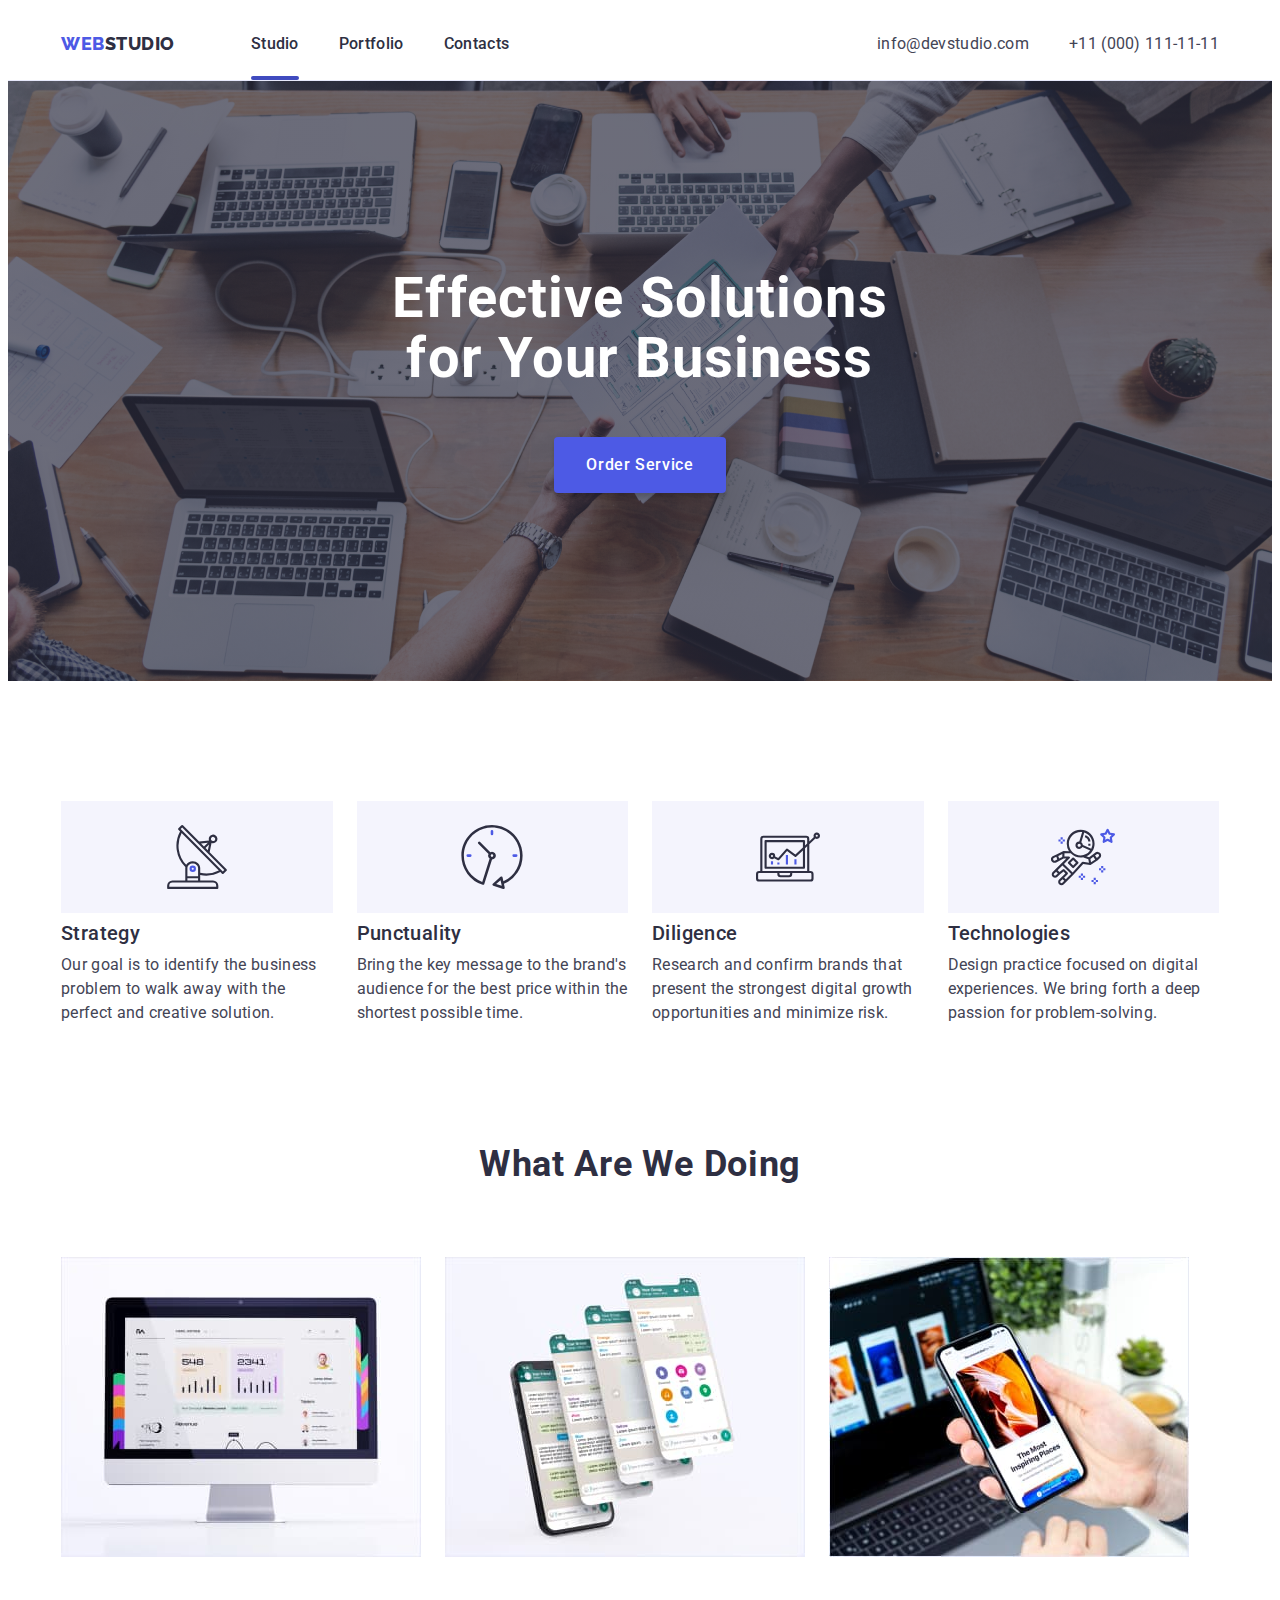
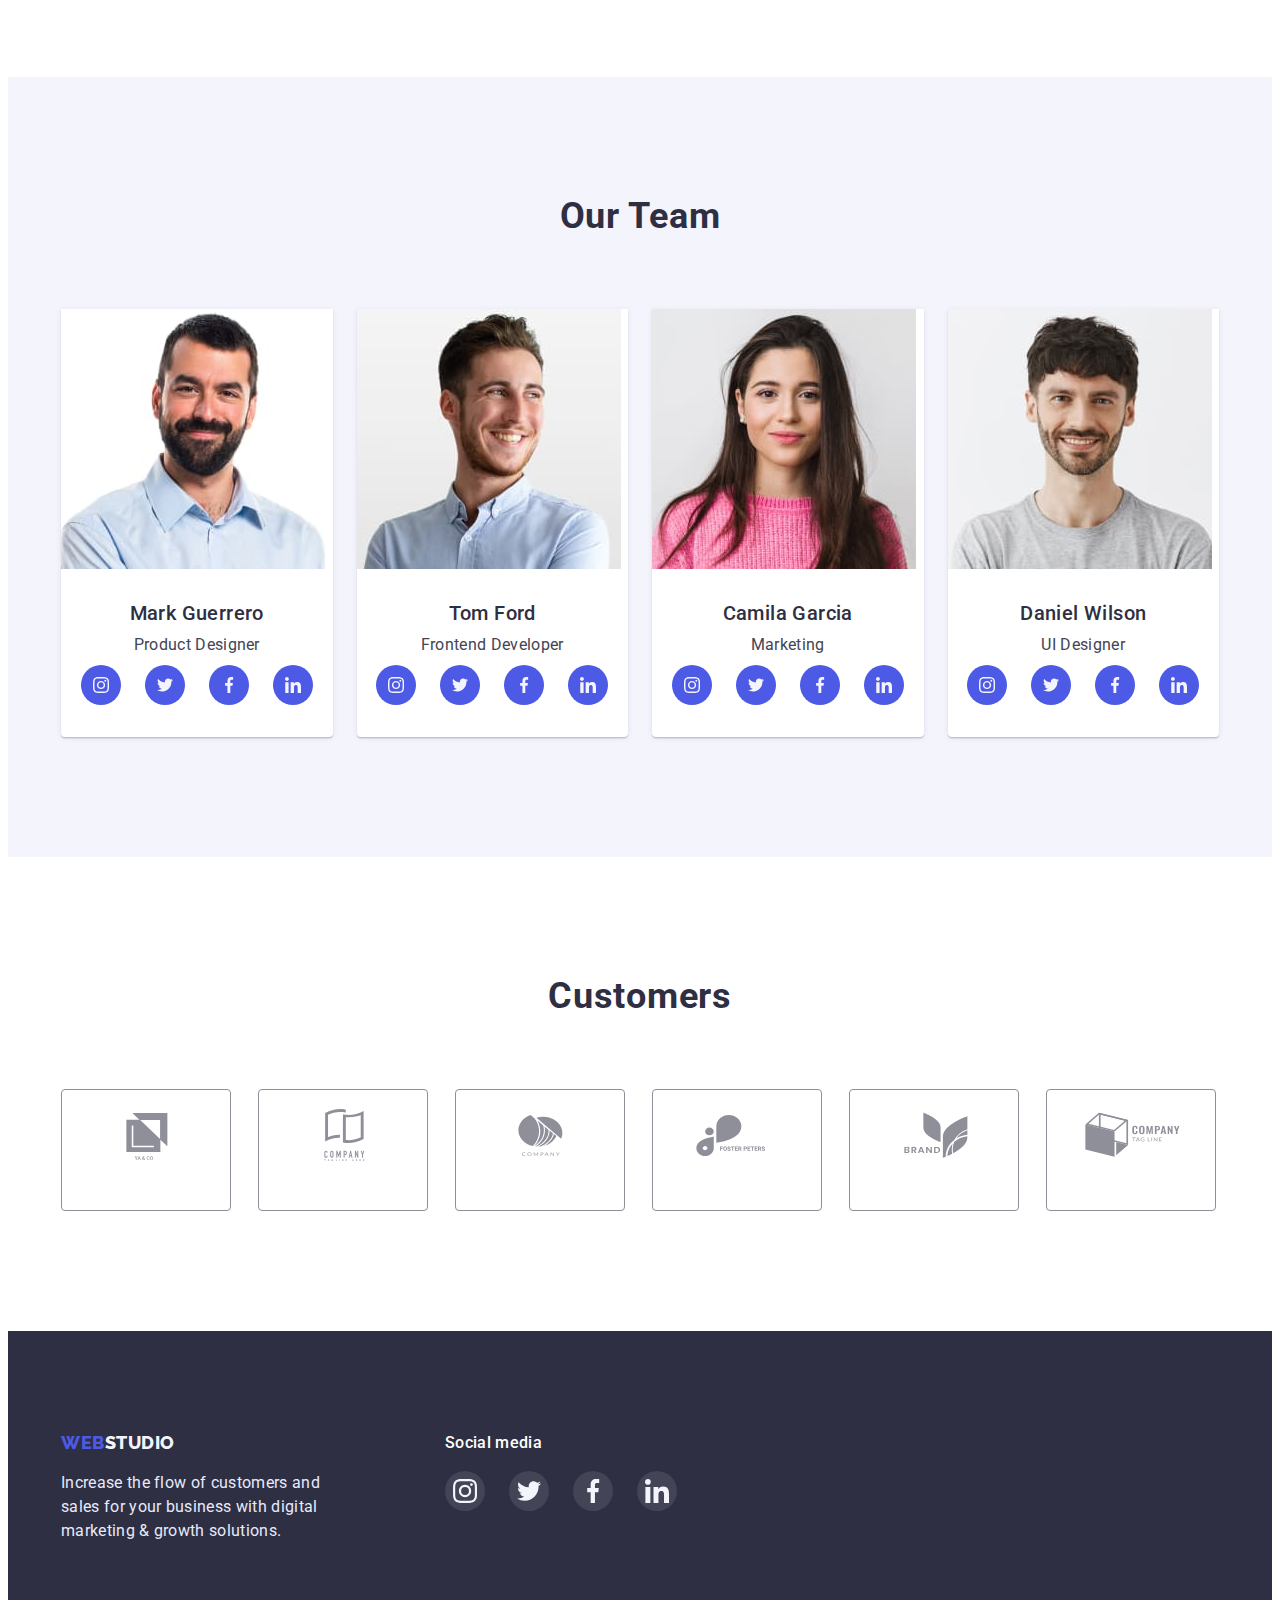
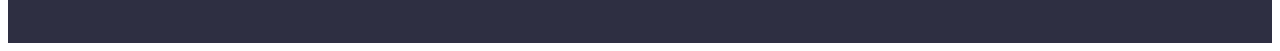
<file: index.html>
<!DOCTYPE html>
<html lang="en">
  <head>
    <meta charset="UTF-8" />
    <meta http-equiv="X-UA-Compatible" content="IE=edge" />
    <meta name="viewport" content="width=device-width, initial-scale=1.0" />
    <title>WebStudio</title>
    <link rel="preconnect" href="https://fonts.googleapis.com">
    <link rel="preconnect" href="https://fonts.gstatic.com" crossorigin>
    <link href="https://fonts.googleapis.com/css2?family=Raleway:wght@800&family=Roboto:wght@400;500;700;900&display=swap" rel="stylesheet">
    <link rel="stylesheet" href="https://cdnjs.cloudflare.com/ajax/libs/modern-normalize/1.1.0/modern-normalize.min.css" integrity="sha512-wpPYUAdjBVSE4KJnH1VR1HeZfpl1ub8YT/NKx4PuQ5NmX2tKuGu6U/JRp5y+Y8XG2tV+wKQpNHVUX03MfMFn9Q==" crossorigin="anonymous" referrerpolicy="no-referrer" />
    <link rel="stylesheet" href="./css/styles.css">
  </head>
  <body>
    <header class="header">
      <div class="container container-header">
        <nav class="nav-logo">
          <a href="./index.html" class="logo navigation-link">Web<span class="logo-color-header">Studio</span></a>
          <ul class="list nav-menu">
            <li class="nav-item"><a href="./index.html" class="navigation navigation-link">Studio</a></li>
            <li><a href="./portfolio.html" class="navigation navigation-link">Portfolio</a></li>
            <li><a href="" class="navigation navigation-link">Contacts</a></li>
          </ul>
        </nav>
        <address class="contacts">
          <ul class="list nav-contacts">
            <li><a href="mailto:info@devstudio.com" class="mail-tel link">info@devstudio.com</a></li>
            <li><a href="tel:+110001111111" class="mail-tel link">+11 (000) 111-11-11</a></li>
          </ul>
        </address>
      </div>
    </header>
    <main>
      <section class="hero">
        <div class="container hero-container">
          <h1 class="hero-header">Effective Solutions for Your Business</h1>
          <button type="button" class="order-button" data-modal-open>Order Service</button>
        </div>
      </section>
      <section class="advantages section">
        <div class="container container-advantages">
          <h2 hidden>Our Advantages</h2>
          <ul class="list flex-list">
            <li class="advantages-item">
              <div class="advantages-icon">
                <svg><use href="./images/sprite.svg#icon-antenna"></use></svg>
              </div>
              <h3 class="advantages-title">Strategy</h3>
              <p class="text-style">
                Our goal is to identify the business problem to walk away with the
                perfect and creative solution.
              </p>
            </li>
            <li class="advantages-item">
              <div class="advantages-icon">
                <svg><use href="./images/sprite.svg#icon-clock"></use></svg>
              </div>
              <h3 class="advantages-title">Punctuality</h3>
              <p class="text-style">
                Bring the key message to the brand's audience for the best price
                within the shortest possible time.
              </p>
            </li>
            <li class="advantages-item">
              <div class="advantages-icon">
                <svg><use href="./images/sprite.svg#icon-diagram"></use></svg>
              </div>
              <h3 class="advantages-title">Diligence</h3>
              <p class="text-style">
                Research and confirm brands that present the strongest digital
                growth opportunities and minimize risk.
              </p>
            </li>
            <li class="advantages-item">
              <div class="advantages-icon">
                <svg><use href="./images/sprite.svg#icon-astronaut"></use></svg>
              </div>
              <h3 class="advantages-title">Technologies</h3>
              <p class="text-style">
                Design practice focused on digital experiences. We bring forth a
                deep passion for problem-solving.
              </p>
            </li>
          </ul>
        </div>
      </section>
      <section class="products section">
        <div class="container container-products">
          <h2 class="products-title">What are we doing</h2>
          <ul class="list flex-list">
            <li class="product-img">
              <img
                src="./images/box1pc.jpg"
                width="360"
                height="300"
                alt="PC with opened web-site"
              />
            </li>
            <li class="product-img">
              <img
                src="./images/box1app.jpg"
                width="360"
                height="300"
                alt="Opened pages of chat"
              />
            </li>
            <li class="product-img">
              <img
                src="./images/box1phone.jpg"
                width="360"
                height="300"
                alt="Phone with opened app"
              />
            </li>
          </ul>
        </div>
      </section>
      <section class="team section">
        <div class="container container-team">
          <h2 class="team-title">Our Team</h2>
          <ul class="list flex-list">
            <li class="team-member">
              <img
                src="./images/marc.jpg"
                width="264"
                height="260"
                alt="Mark Guerrero's Photo"
              />
              <h3 class="team-name">Mark Guerrero</h3>
              <p class="text-style">Product Designer</p>
              <ul class="list team-soc-list">
                <li class="team-soc-item">
                  <a href="" class="team-soc-link">
                    <svg class="team-soc-icon">
                      <use href="./images/sprite.svg#icon-instagram"></use>
                    </svg>
                  </a>
                </li>
                <li class="team-soc-item">
                  <a href="" class="team-soc-link">
                    <svg class="team-soc-icon">
                      <use href="./images/sprite.svg#icon-twitter"></use>
                    </svg>
                  </a>
                </li>
                <li class="team-soc-item">
                  <a href="" class="team-soc-link">
                    <svg class="team-soc-icon">
                      <use href="./images/sprite.svg#icon-facebook"></use>
                    </svg>
                  </a>
                </li>
                <li class="team-soc-item">
                  <a href="" class="team-soc-link">
                    <svg class="team-soc-icon">
                      <use href="./images/sprite.svg#icon-linkedin"></use>
                    </svg>
                  </a>
                </li>
              </ul>
            </li>
            <li class="team-member">
              <img
                src="./images/tom.jpg"
                width="264"
                height="260"
                alt="Tom Ford's Photo"
              />
              <h3 class="team-name">Tom Ford</h3>
              <p class="text-style">Frontend Developer</p>
              <ul class="list team-soc-list">
                <li class="team-soc-item">
                  <a href="" class="team-soc-link">
                    <svg class="team-soc-icon">
                      <use href="./images/sprite.svg#icon-instagram"></use>
                    </svg>
                  </a>
                </li>
                <li class="team-soc-item">
                  <a href="" class="team-soc-link">
                    <svg class="team-soc-icon">
                      <use href="./images/sprite.svg#icon-twitter"></use>
                    </svg>
                  </a>
                </li>
                <li class="team-soc-item">
                  <a href="" class="team-soc-link">
                    <svg class="team-soc-icon">
                      <use href="./images/sprite.svg#icon-facebook"></use>
                    </svg>
                  </a>
                </li>
                <li class="team-soc-item">
                  <a href="" class="team-soc-link">
                    <svg class="team-soc-icon">
                      <use href="./images/sprite.svg#icon-linkedin"></use>
                    </svg>
                  </a>
                </li>
              </ul>
            </li>
            <li class="team-member">
              <img
                src="./images/camila.jpg"
                width="264"
                height="260"
                alt="Camila Garcia's Photo"
              />
              <h3 class="team-name">Camila Garcia</h3>
              <p class="text-style">Marketing</p>
              <ul class="list team-soc-list">
                <li class="team-soc-item">
                  <a href="" class="team-soc-link">
                    <svg class="team-soc-icon">
                      <use href="./images/sprite.svg#icon-instagram"></use>
                    </svg>
                  </a>
                </li>
                <li class="team-soc-item">
                  <a href="" class="team-soc-link">
                    <svg class="team-soc-icon">
                      <use href="./images/sprite.svg#icon-twitter"></use>
                    </svg>
                  </a>
                </li>
                <li class="team-soc-item">
                  <a href="" class="team-soc-link">
                    <svg class="team-soc-icon">
                      <use href="./images/sprite.svg#icon-facebook"></use>
                    </svg>
                  </a>
                </li>
                <li class="team-soc-item">
                  <a href="" class="team-soc-link">
                    <svg class="team-soc-icon">
                      <use href="./images/sprite.svg#icon-linkedin"></use>
                    </svg>
                  </a>
                </li>
              </ul>
            </li>
            <li class="team-member">
              <img
                src="./images/daniel.jpg"
                width="264"
                height="260"
                alt="Daniel Wilson's Photo"
              />
              <h3 class="team-name">Daniel Wilson</h3>
              <p class="text-style">UI Designer</p>
              <ul class="list team-soc-list">
                <li class="team-soc-item">
                  <a href="" class="team-soc-link">
                    <svg class="team-soc-icon">
                      <use href="./images/sprite.svg#icon-instagram"></use>
                    </svg>
                  </a>
                </li>
                <li class="team-soc-item">
                  <a href="" class="team-soc-link">
                    <svg class="team-soc-icon">
                      <use href="./images/sprite.svg#icon-twitter"></use>
                    </svg>
                  </a>
                </li>
                <li class="team-soc-item">
                  <a href="" class="team-soc-link">
                    <svg class="team-soc-icon">
                      <use href="./images/sprite.svg#icon-facebook"></use>
                    </svg>
                  </a>
                </li>
                <li class="team-soc-item">
                  <a href="" class="team-soc-link">
                    <svg class="team-soc-icon">
                      <use href="./images/sprite.svg#icon-linkedin"></use>
                    </svg>
                  </a>
                </li>
              </ul>
            </li>
          </ul>
        </div>
      </section>
      <section class="clients-section section">
        <div class="container clients-container">
          <h2 class="clients-title">Customers</h2>
          <ul class="list flex-list">
            <li class="clients-item">
                <a href="" class="clients-link"><svg class="clients-icon"><use href="./images/sprite.svg#icon-yaco"></use></svg></a>
            </li>
            <li class="clients-item">
                <a href="" class="clients-link"><svg class="clients-icon"><use href="./images/sprite.svg#icon-tagcomp"></use></svg></a>
            </li>
            <li class="clients-item">
                <a href="" class="clients-link"><svg class="clients-icon"><use href="./images/sprite.svg#icon-circlecomp"></use></svg></a>
            </li>
            <li class="clients-item">
                <a href="" class="clients-link"><svg class="clients-icon"><use href="./images/sprite.svg#icon-foster"></use></svg></a>
            </li>
            <li class="clients-item">
                <a href="" class="clients-link"><svg class="clients-icon"><use href="./images/sprite.svg#icon-brandcomp"></use></svg></a>
            </li>
            <li class="clients-item">
                <a href="" class="clients-link"><svg class="clients-icon"><use href="./images/sprite.svg#icon-cubecomp"></use></svg></a>
            </li>
          </ul>
        </div>
      </section>
    </main>
    <footer class="footer">
      <div class="container container-footer">
        <div>
          <a href="./index.html" class="logo navigation-link">Web<span class="logo-color-footer">Studio</span></a>
          <p class="footer-text">
            Increase the flow of customers and sales for your business with digital
            marketing & growth solutions.
          </p>
        </div>
        <div class="footer-soc">
          <h3 class="footer-soc-head">Social media</h3>
          <ul class="list flex-list">
            <li class="footer-soc-item">
              <a href="" class="footer-soc-link">
                <svg class="footer-soc-icon">
                  <use href="./images/sprite.svg#icon-instagram"></use>
                </svg>
              </a>
            </li>
            <li class="footer-soc-item">
              <a href="" class="footer-soc-link">
                <svg class="footer-soc-icon">
                  <use href="./images/sprite.svg#icon-twitter"></use>
                </svg>
              </a>
            </li>
            <li class="footer-soc-item">
              <a href="" class="footer-soc-link">
                <svg class="footer-soc-icon">
                  <use href="./images/sprite.svg#icon-facebook"></use>
                </svg>
              </a>
            </li>
            <li class="footer-soc-item">
              <a href="" class="footer-soc-link">
                <svg class="footer-soc-icon">
                  <use href="./images/sprite.svg#icon-linkedin"></use>
                </svg>
              </a>
            </li>
          </ul>
        </div>
      </div>
    </footer>
    <div class="backdrop is-hidden" data-modal>
      <div class="modal"><button type="button" class="modal-close" data-modal-close><svg class="close-icon"><use href="./images/sprite.svg#icon-close"></use></svg></button></div>
    </div>
    <script src="./js/modal.js"></script>
  </body>
</html>
</file>
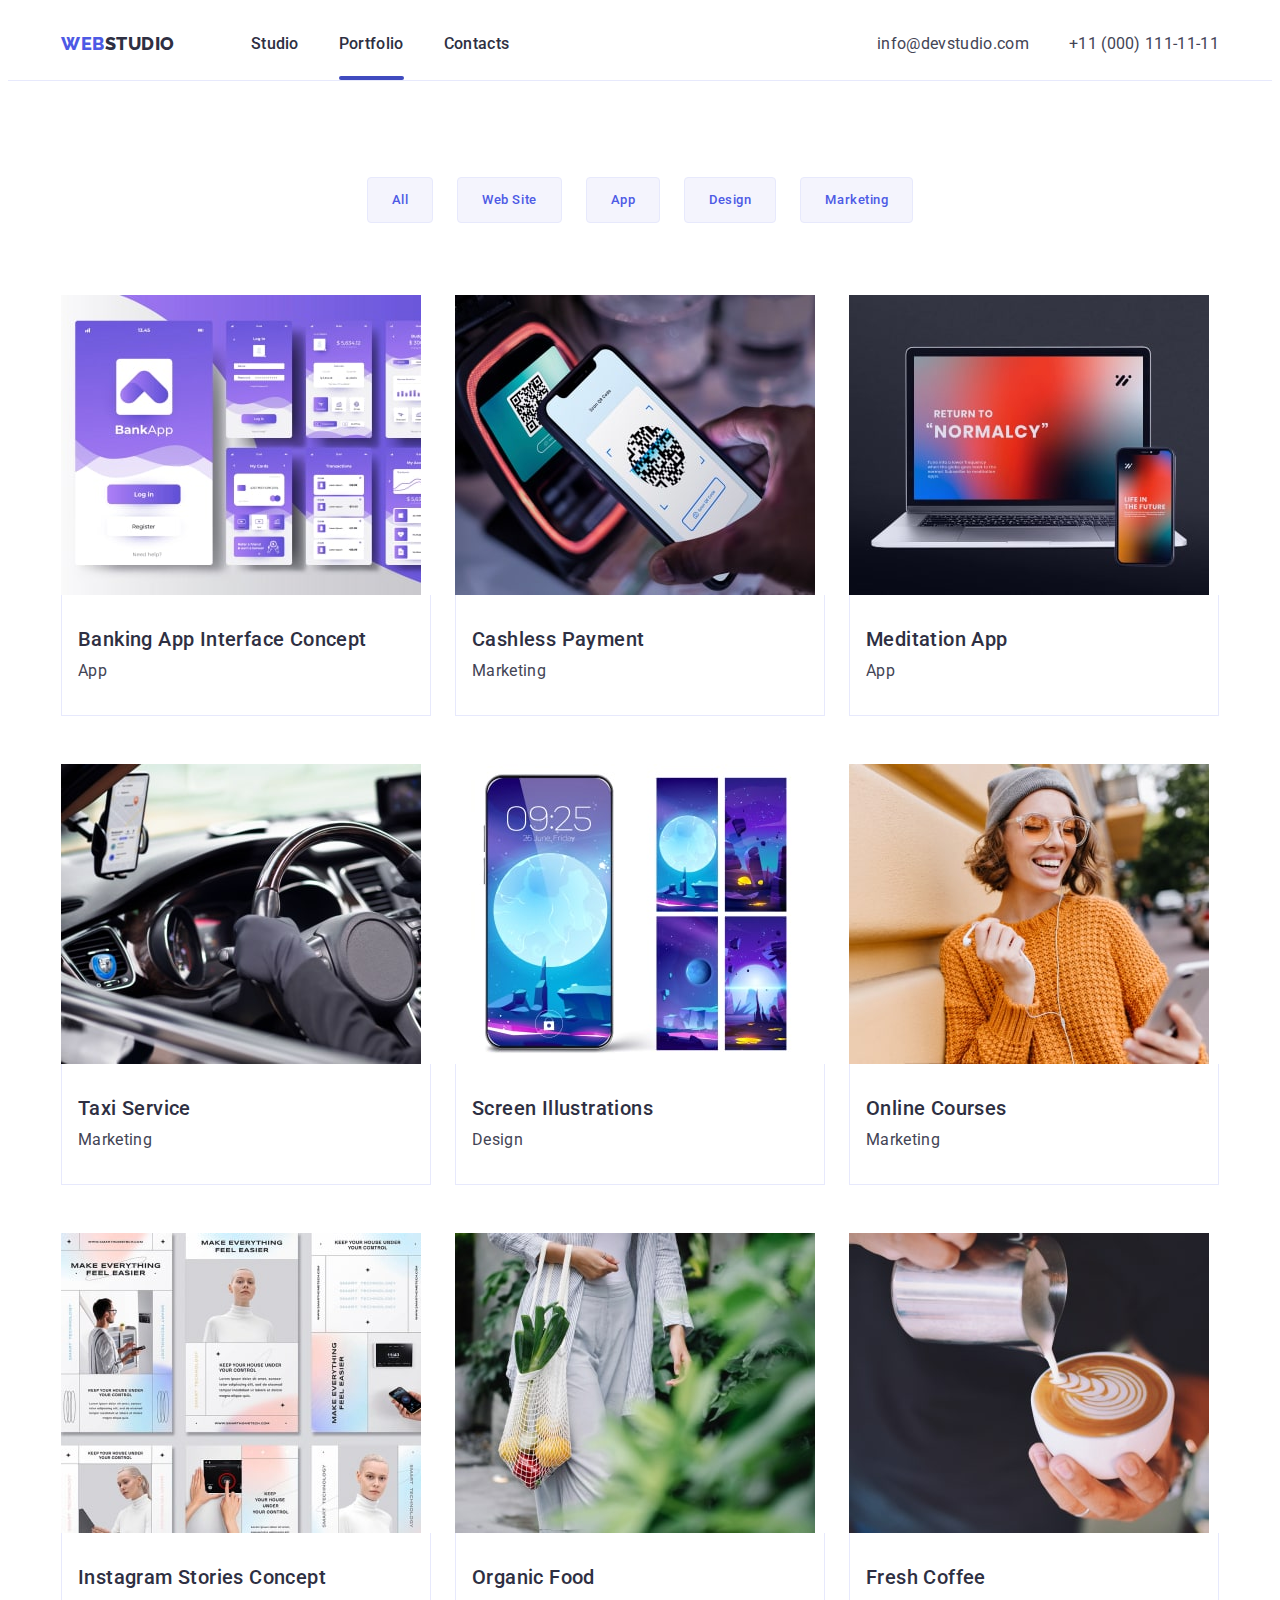
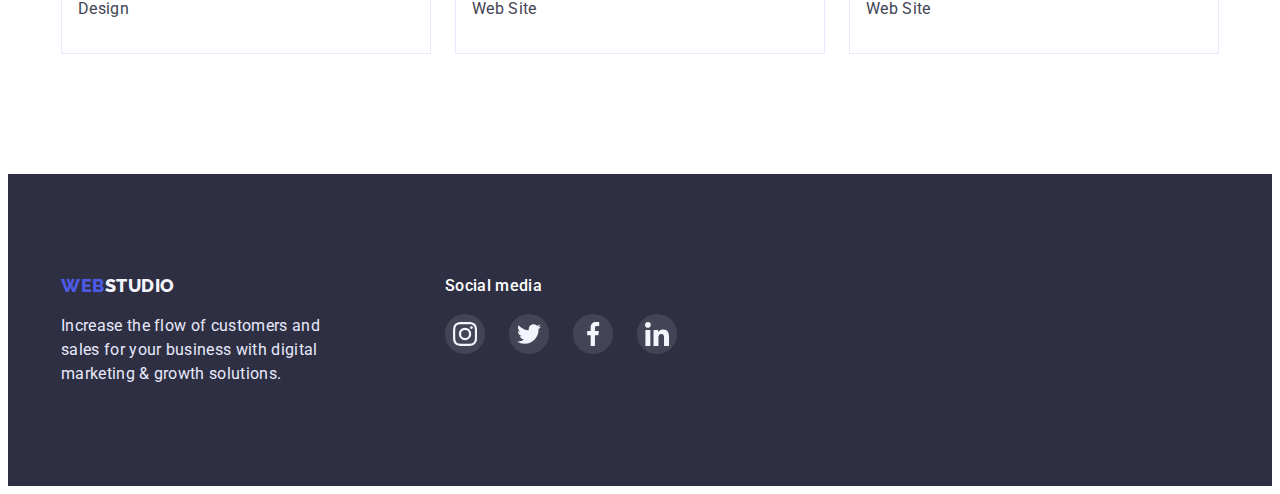
<file: portfolio.html>
<!DOCTYPE html>
<html lang="en">
  <head>
    <meta charset="UTF-8" />
    <meta http-equiv="X-UA-Compatible" content="IE=edge" />
    <meta name="viewport" content="width=device-width, initial-scale=1.0" />
    <title>WebStudio</title>
    <link rel="preconnect" href="https://fonts.googleapis.com">
    <link rel="preconnect" href="https://fonts.gstatic.com" crossorigin>
    <link href="https://fonts.googleapis.com/css2?family=Raleway:wght@800&family=Roboto:wght@400;500;700;900&display=swap" rel="stylesheet">
    <link rel="stylesheet" href="https://cdnjs.cloudflare.com/ajax/libs/modern-normalize/1.1.0/modern-normalize.min.css" integrity="sha512-wpPYUAdjBVSE4KJnH1VR1HeZfpl1ub8YT/NKx4PuQ5NmX2tKuGu6U/JRp5y+Y8XG2tV+wKQpNHVUX03MfMFn9Q==" crossorigin="anonymous" referrerpolicy="no-referrer" />
    <link rel="stylesheet" href="./css/styles.css">
  </head>
  <body>
    <header class="header">
      <div class="container container-header">
        <nav class="nav-logo">
          <a href="./index.html" class="logo navigation-link">Web<span class="logo-color-header">Studio</span></a>
          <ul class="list nav-menu">
            <li><a href="./index.html" class="navigation navigation-link">Studio</a></li>
            <li class="nav-item"><a href="./portfolio.html" class="navigation navigation-link">Portfolio</a></li>
            <li><a href="" class="navigation navigation-link">Contacts</a></li>
          </ul>
        </nav>
        <address class="contacts">
          <ul class="list nav-contacts">
            <li><a href="mailto:info@devstudio.com" class="mail-tel link">info@devstudio.com</a></li>
            <li><a href="tel:+110001111111" class="mail-tel link">+11 (000) 111-11-11</a></li>
          </ul>
        </address>
      </div>
    </header>
    <main>
        <section class="portfolio-section">
          <div class="container">
            <h1 hidden>Our Products</h1>
            <ul class="list container-buttons">
              <li><button type="button" class="portfolio-buttons">All</button></li>
              <li><button type="button" class="portfolio-buttons">Web Site</button></li>
              <li><button type="button" class="portfolio-buttons">App</button></li>
              <li><button type="button" class="portfolio-buttons">Design</button></li>
              <li><button type="button" class="portfolio-buttons">Marketing</button></li>
            </ul>
            <ul class="list container-portfolio">
                <li class="portfolio-item">
                  <a href="" class="link">
                    <div class="portfolio-top-wrap"><img src="./images/portfolio/bankapp.jpg" alt="Illustration of banking app" width="360" height="300">
                    <p class="portfolio-description link text-style">14 Stylish and User-Friendly App Design Concepts · Task Manager App · Calorie Tracker App · Exotic Fruit Ecommerce App · Cloud Storage App</p>
                    </div>
                  <div class="product-description">
                    <h2 class="portfolio-title">Banking App Interface Concept</h2>
                    <p class="portfolio-title-description">App</p></div>
                  </a>
                </li>
                <li class="portfolio-item">
                  <a href="" class="link">
                    <div class="portfolio-top-wrap"><img src="./images/portfolio/cashless.jpg" alt="Payment with phone" width="360" height="300">
                    <p class="portfolio-description link text-style">14 Stylish and User-Friendly App Design Concepts · Task Manager App · Calorie Tracker App · Exotic Fruit Ecommerce App · Cloud Storage App</p>
                    </div>
                  <div class="product-description">
                    <h2 class="portfolio-title">Cashless Payment</h2>
                    <p class="portfolio-title-description">Marketing</p></div>
                  </a>                  
                </li>
                <li class="portfolio-item">
                  <a href="" class="link">
                    <div class="portfolio-top-wrap"><img src="./images/portfolio/meditationapp.jpg" width="360" height="300" alt="Illustration of meditation app">
                    <p class="portfolio-description link text-style">14 Stylish and User-Friendly App Design Concepts · Task Manager App · Calorie Tracker App · Exotic Fruit Ecommerce App · Cloud Storage App</p>
                    </div>
                  <div class="product-description">
                    <h2 class="portfolio-title">Meditation App</h2>
                    <p class="portfolio-title-description">App</p></div>
                  </a>
                </li>
                <li class="portfolio-item">
                  <a href="" class="link">
                    <div class="portfolio-top-wrap"><img src="./images/portfolio/taxi.jpg" width="360" height="300" alt="Man is driving a car">
                    <p class="portfolio-description link text-style">14 Stylish and User-Friendly App Design Concepts · Task Manager App · Calorie Tracker App · Exotic Fruit Ecommerce App · Cloud Storage App</p>
                    </div>
                  <div class="product-description">
                    <h2 class="portfolio-title">Taxi Service</h2>
                    <p class="portfolio-title-description">Marketing</p></div>
                  </a>
                </li>
                <li class="portfolio-item">
                  <a href="" class="link">
                    <div class="portfolio-top-wrap"><img src="./images/portfolio/illustrations.jpg" width="360" height="300" alt="Opened screen illustrations app">
                    <p class="portfolio-description link text-style">14 Stylish and User-Friendly App Design Concepts · Task Manager App · Calorie Tracker App · Exotic Fruit Ecommerce App · Cloud Storage App</p>
                    </div>
                  <div class="product-description">
                    <h2 class="portfolio-title">Screen Illustrations</h2>
                    <p class="portfolio-title-description">Design</p></div>
                  </a>
                </li>
                <li class="portfolio-item">
                  <a href="" class="link">
                    <div class="portfolio-top-wrap"><img src="./images/portfolio/courses.jpg" width="360" height="300" alt="Woman is listening to music">
                    <p class="portfolio-description link text-style">14 Stylish and User-Friendly App Design Concepts · Task Manager App · Calorie Tracker App · Exotic Fruit Ecommerce App · Cloud Storage App</p>
                    </div>
                  <div class="product-description">
                    <h2 class="portfolio-title">Online Courses</h2>
                    <p class="portfolio-title-description">Marketing</p></div>
                  </a>                  
                </li>
                <li class="portfolio-item">
                  <a href="" class="link">
                    <div class="portfolio-top-wrap"><img src="./images/portfolio/instagramconcept.jpg" width="360" height="300" alt="Design concept">
                    <p class="portfolio-description link text-style">14 Stylish and User-Friendly App Design Concepts · Task Manager App · Calorie Tracker App · Exotic Fruit Ecommerce App · Cloud Storage App</p>
                    </div>
                  <div class="product-description">
                    <h2 class="portfolio-title">Instagram Stories Concept</h2>
                    <p class="portfolio-title-description">Design</p></div>
                  </a>
                </li>
                <li class="portfolio-item">
                  <a href="" class="link">
                    <div class="portfolio-top-wrap"><img src="./images/portfolio/organic.jpg" width="360" height="300" alt="Woman is carrying products">
                    <p class="portfolio-description link text-style">14 Stylish and User-Friendly App Design Concepts · Task Manager App · Calorie Tracker App · Exotic Fruit Ecommerce App · Cloud Storage App</p>
                    </div>
                  <div class="product-description">
                    <h2 class="portfolio-title">Organic Food</h2>
                    <p class="portfolio-title-description">Web Site</p></div>
                  </a>
                </li>
                <li class="portfolio-item">
                  <a href="" class="link">
                    <div class="portfolio-top-wrap"><img src="./images/portfolio/coffee.jpg" width="360" height="300" alt="Man is making a coffee">
                    <p class="portfolio-description link text-style">14 Stylish and User-Friendly App Design Concepts · Task Manager App · Calorie Tracker App · Exotic Fruit Ecommerce App · Cloud Storage App</p>
                    </div>
                  <div class="product-description">
                    <h2 class="portfolio-title">Fresh Coffee</h2>
                    <p class="portfolio-title-description">Web Site</p></div>
                  </a>
                </li>
            </ul>
          </div>
      </section>
    </main>
    <footer class="footer">
      <div class="container container-footer">
        <div>
          <a href="./index.html" class="logo navigation-link">Web<span class="logo-color-footer">Studio</span></a>
          <p class="footer-text">
            Increase the flow of customers and sales for your business with digital
            marketing & growth solutions.
          </p>
        </div>
        <div class="footer-soc">
          <h3 class="footer-soc-head">Social media</h3>
          <ul class="list flex-list">
            <li class="footer-soc-item">
              <a href="" class="footer-soc-link">
                <svg class="footer-soc-icon">
                  <use href="./images/sprite.svg#icon-instagram"></use>
                </svg>
              </a>
            </li>
            <li class="footer-soc-item">
              <a href="" class="footer-soc-link">
                <svg class="footer-soc-icon">
                  <use href="./images/sprite.svg#icon-twitter"></use>
                </svg>
              </a>
            </li>
            <li class="footer-soc-item">
              <a href="" class="footer-soc-link">
                <svg class="footer-soc-icon">
                  <use href="./images/sprite.svg#icon-facebook"></use>
                </svg>
              </a>
            </li>
            <li class="footer-soc-item">
              <a href="" class="footer-soc-link">
                <svg class="footer-soc-icon">
                  <use href="./images/sprite.svg#icon-linkedin"></use>
                </svg>
              </a>
            </li>
          </ul>
        </div>
      </div>
    </footer>
  </body>
</html>
</file>
<file: css/styles.css>
:root {
    --text-color:#434455;
    --subtext-color:#8E8F99;
    --hero-background:#2E2F42;
    --brand-color:#4D5AE5;
    --background-color:#FFFFFF;
    --light-background:#F4F4FD;
    --navy-blue:#2E2F42;
    --button-hover:#404BBF;
    --white: #FFFFFF;
    --cornflower: #E7E9FC;
    --slate: #434455;
    --ocean: #31D0AA;
    --light-slate: #8E8F99;
    --transition: 250ms cubic-bezier(0.4, 0, 0.2, 1);
    --dairy: #FCFCFC;
    }
body {
    font-family: 'Roboto', sans-serif;
    color: var(--text-color);
    background-color: var(--background-color);
}
a,
p,
h1,
h2,
h3,
h4,
h5,
h6,
ul {
    margin: 0;
    padding: 0;
}
img {
    display: block;
    max-width: 100%;
    height: auto;
}
.container {
    max-width: 1158px;
    padding-left: 15px;
    padding-right: 15px;
    margin: 0 auto;
}
.flex-list {
    display: flex;
    gap: 24px;
}
.section {
    padding: 120px 0;
}
/*header*/
.logo {
    font-family: 'Raleway', sans-serif;
font-weight: 800;
font-size: 18px;
line-height: 1.33;
letter-spacing: 0.03em;
text-transform: uppercase;
text-decoration: none;
color: var(--brand-color);
margin-right: 76px;
}
.logo-color-header {
color: var(--navy-blue);
}
.list {
    list-style: none;
}
.header {
    border-bottom: 1px solid var(--cornflower);
    padding-top: 24px;
    padding-bottom: 20px;
}
.container-header {
    display: flex;
    align-items: flex-start;
    justify-content: space-between;
}
.nav-logo {
    display: flex;
}
.nav-menu {
    display: flex;
    gap: 40px;
}
.nav-item {
}
.nav-item::after {
    content: '';
    display: flex;
    width: 100%;
height: 4px;
background: #404BBF;
border-radius: 2px;
position: relative;
top: 20px;
}
.nav-contacts {
    display: flex;
    gap: 40px;
}
.navigation {
font-family: 'Roboto', sans-serif;
font-weight: 500;
font-size: 16px;
line-height: 1.5;
letter-spacing: 0.02em;
text-decoration: none;
color: var(--navy-blue);
}
.link {
    text-decoration: none;
    transition: color var(--transition);
}
.contacts {
    font-style: normal;
}
.mail-tel {
    font-style: normal;
font-size: 16px;
line-height: 1.5;
letter-spacing: 0.02em;
text-decoration: none;
color: var(--text-color);
transition: color var(--transition);
}
.navigation-link:hover,
.navigation-link:focus,
.mail-tel:hover,
.mail-tel:focus {
color: var(--button-hover);
}
/*hero*/
.hero {
    background-color: var(--hero-background);
    background-image: linear-gradient(rgba(46, 47, 66, 0.7), rgba(46, 47, 66, 0.7)), url(../images/herobg.jpg);
    background-repeat: no-repeat;
    background-position: center;
padding: 188px 0;
}
.hero-header {
max-width: 496px;
font-weight: 700;
font-size: 56px;
line-height: 1.07;
letter-spacing: 0.02em;
text-align: center;
color: var(--white);
margin: 0 auto 48px;
}
.hero-continer {
    background-color: var(--hero-background);
}
.order-button {
    font-family: 'Roboto', sans-serif;
display: block;
margin: 0 auto;
min-width: 169px;
padding: 16px 32px;
box-shadow: 0px 4px 4px rgba(0, 0, 0, 0.15);
border-radius: 4px;
color: var(--white);
background-color: var(--brand-color);
border: none;
font-weight: 500;
font-size: 16px;
line-height: 1.5;
letter-spacing: 0.04em;
color: var(--white);
cursor: pointer;
transition: background-color var(--transition);
}
.order-button:is(:hover, :focus) {
    background-color: var(--button-hover);
}
/*advantages*/
.advantages {
    padding-bottom: 0;
}
.advantages-item {
    flex-basis: calc((100% - 72px) / 4);
}
.advantages-icon {
    display: flex;
    justify-content: center;
    align-items: center;
    height: 112px;
    background-color: var(--light-background);
    margin-bottom: 8px;
}
.advantages-icon svg {
    width: 64px;
    height: 64px;

}
.advantages-title {
    margin-bottom: 8px;
    font-weight: 500;
font-size: 20px;
line-height: 1.2;
letter-spacing: 0.02em;
color: var(--navy-blue);
}
.text-style {
line-height: 1.5;
letter-spacing: 0.02em;
}
/*products*/
.products-title, .team-title, .clients-title {
    margin-bottom: 72px;
font-weight: 700;
font-size: 36px;
line-height: 1.11;
text-align: center;
letter-spacing: 0.02em;
text-transform: capitalize;
color: var(--navy-blue);
}
.product-image {
    flex-basis: calc((100% - 48px) / 3);
}
.team {
    background-color: var(--light-background);
}
.team-member {
    line-height: 1.11;
    flex-basis: calc((100% - 72px) / 4);
    padding-bottom: 32px;
box-shadow: 0px 1px 6px rgba(46, 47, 66, 0.08), 0px 1px 1px rgba(46, 47, 66, 0.16), 0px 2px 1px rgba(46, 47, 66, 0.08);
border-radius: 0px 0px 4px 4px;
background-color: var(--background-color);
text-align: center;
}
.team-name {
margin-top: 32px;
margin-bottom: 8px;
font-weight: 500;
font-size: 20px;
line-height: 1.2;
letter-spacing: 0.02em;
color: var(--navy-blue);
}
.team-soc-list {
    display: flex;
    justify-content: center;
    gap: 24px;
    margin-top: 8px;
}
.team-soc-link {
    width: 40px;
    height: 40px;
    border-radius: 50%;
    background-color: var(--brand-color);
    display: flex;
    align-items: center;
    justify-content: center;
    transition: background-color var(--transition);
}
.team-soc-link:is(:hover, :focus) {
    background-color: var(--button-hover);
}
.team-soc-icon {
width: 16px;
height: 16px;
}
/*clients*/
.clients-item {
    flex-basis: calc((100% - 120px) / 6);
}
.clients-link {
    display: inline-block;
    height: 88px;
    padding: 16px 32px;
    border: 1px solid var(--light-slate);
border-radius: 4px;
color: var(--light-slate);
transition: border var(--transition), color var(--transition);
}
.clients-link:is(:hover, :focus) {
    border: 1px solid var(--button-hover);
    color: var(--button-hover);
}
.clients-icon {
    width: 104px;
    height: 56px;
    fill: currentColor;
}
/*footer*/
.footer {
    background-color: var(--navy-blue);
padding: 100px 0;
}
.logo-color-footer {
    color: var(--light-background);
}
.footer-text {
    max-width: 264px;
    margin-top: 16px;
line-height: 1.5;
letter-spacing: 0.02em;
color: var(--cornflower);
}
.container-footer {
    display: flex;
    align-items: start;
    gap: 120px;
}
.footer-soc-head {
    font-family: 'Roboto';
font-weight: 500;
font-size: 16px;
line-height: 1.5;
letter-spacing: 0.02em;
color: var(--white);
margin-bottom: 16px;
}
.footer-soc-item {
background-color: rgb(255,255,255,0.1);
border-radius: 50%;
width: 40px;
height: 40px;
transition: background-color var(--transition);
}
.footer-soc-item:is(:hover, :focus) {
    background-color: var(--ocean);
}
.footer-soc-link {
    width: 100%;
    height: 100%;
        display: flex;
    justify-content: center;
    align-items: center;
}
.footer-soc-icon {
    width: 24px;
    height: 24px;
}
/*portfolio*/
.portfolio-buttons {
    padding: 12px 24px;
    font-family: 'Roboto', sans-serif;
font-weight: 500;
line-height: 1.5;
align-items: center;
text-align: center;
letter-spacing: 0.04em;
color: var(--brand-color);
background: var(--light-background);
border: 1px solid var(--cornflower);
border-radius: 4px;
cursor: pointer;
transition: background-color var(--transition), color var(--transition), box-shadow var(--transition), border-color var(--transition);
}
.portfolio-buttons:is(:hover, :focus) {
background-color: var(--button-hover);
color: var(--white);
box-shadow: 0px 3px 1px rgba(0, 0, 0, 0.1), 0px 2px 1px rgba(0, 0, 0, 0.08), 0px 2px 2px rgba(0, 0, 0, 0.12);
border-color: transparent;
}
.portfolio-link {
    text-decoration: none;
}
.portfolio-item {
background: var(--white);
flex-basis: calc((100% - 48px) / 3);
transition: box-shadow var(--transition);
position: relative;
}
.portfolio-item:is(:hover, :focus) {
    box-shadow: 0px 1px 6px rgba(46, 47, 66, 0.08), 0px 1px 1px rgba(46, 47, 66, 0.16), 0px 2px 1px rgba(46, 47, 66, 0.08);

}
.portfolio-title {
    margin-bottom: 8px;
    text-decoration: none;
font-weight: 500;
font-size: 20px;
line-height: 1.2;
letter-spacing: 0.02em;
color: var(--navy-blue);
}
.portfolio-title-description {
    text-decoration: none;
font-size: 16px;
line-height: 1.5;
letter-spacing: 0.02em;
color: var(--slate);
}
.portfolio-top-wrap {
    position: relative;
    overflow: hidden;
}
.portfolio-description {
    position: absolute;
    top: 0;
    left: 0;
    overflow-y: auto;
    width: 100%;
    height: 100%;
    padding: 40px 32px;
    color: var(--white);
    background-color: var(--brand-color);
    transform: translateY(100%);
    transition: transform var(--transition);
}
.portfolio-item:is(:hover, :focus) .portfolio-description {
    transform: translateY(0%);
}
.product-description {
    border: 1px solid var(--cornflower);
    border-top: none;
    padding: 32px 16px;
}
.container-buttons {
    display: flex;
    justify-content: center;
    flex-wrap: wrap;
    gap: 24px;
}
.container-portfolio {
    margin-top: 72px;
    display: flex;
    flex-wrap: wrap;
    gap: 48px 24px;
}
.portfolio-section {
    padding-top: 96px;
    padding-bottom: 120px;
}
.backdrop {
    position: fixed;
    top: 0;
    width: 100%;
    height: 100%;
    background-image: linear-gradient(rgba(46, 47, 66, 0.7), rgba(46, 47, 66, 0.7));
    transition: opacity var(--transition), visibility var(--transition);
}
.modal {
    max-width: 408px;
min-height: 576px;
background: var(--dairy);
box-shadow: 0px 1px 1px rgba(0, 0, 0, 0.14), 0px 1px 3px rgba(0, 0, 0, 0.12), 0px 2px 1px rgba(0, 0, 0, 0.2);
border-radius: 4px;
position: absolute;
top: 50%;
left: 50%;
transform: translate(-50%, -50%) scale(1.2);
transition: transform var(--transition);
padding: 24px;
}
.backdrop.is-hidden .modal {
    transform: translate(-50%, -50%) scale(0);
}
.modal-close {
    width: 24px;
height: 24px;
display: flex;
justify-content: center;
align-items: center;
background: var(--cornflower);
border: 1px solid rgba(0, 0, 0, 0.1);
border-radius: 50%;
margin-left: auto;
}
.close-icon {
    width: 8px;
    height: 8px;
}
.is-hidden {
    opacity: 0;
    visibility: hidden;
    pointer-events: none;
}
</file>
